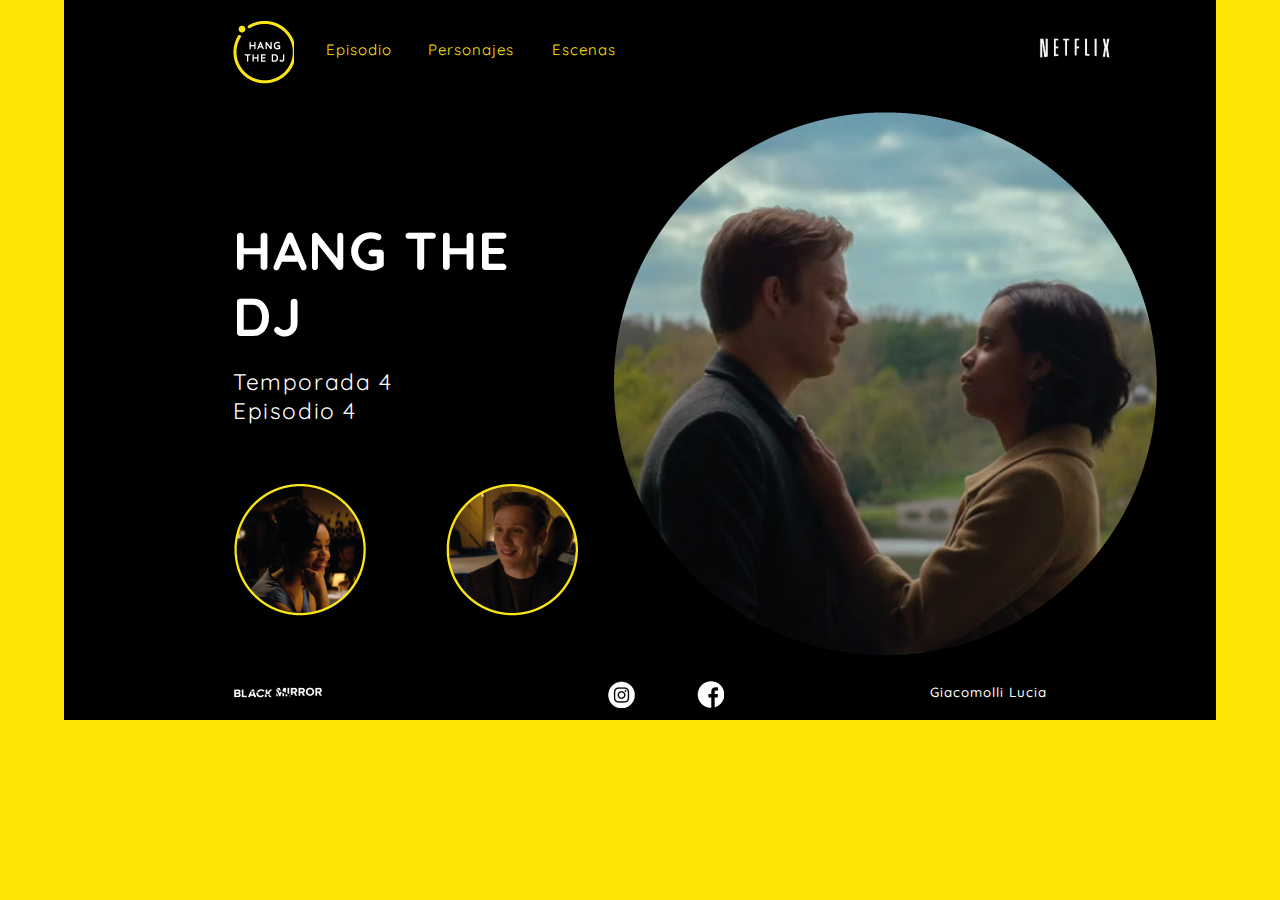
<file: index.html>
<!DOCTYPE html>
<html>
<head>
	<meta charset="utf-8">
	<title> Hang the DJ </title>
	<link rel="stylesheet" type="text/css" href="css/estilo.css">
</head>
<body>
	<main>
		<header>
			<img src="img/logo.png" class="logo">
		</header>
		<nav>
			<ul>
				<li>
					<a href="episodio.html"> Episodio </a> 
				</li>
				<li>
					<a href="personajes.html"> Personajes </a> 
				</li>
				<li>
					<a href="escenas.html"> Escenas </a>
				</li>
			</ul>
			<img src="img/netflix.png" class="netflix">
		</nav>
		<section>
			<article id="primero"> 
				<h1> HANG THE DJ </h1> <br>
				<h2> Temporada 4 </h2>
				<h2> Episodio 4 </h2>
				<img src="img/amy.png" class="amy">
				<img src="img/frank.png" class="frank">
			</article>
			<article id="segundo"> 
				<img src="img/principal.png">
			</article>
		</section>
		<footer>
			<article id="logo">
			<img src="img/logoserie.png">
			</article>
			<article id="redes">
				<a href="https://www.instagram.com/blackmirror.netflix/" target="_blank"> <img src="img/ig.png" class="ig"> </a> 
				<a href="https://www.facebook.com/BlackMirrorNetflix/" target="_blank"> <img src="img/fb.png" class="fb"> </a> 
				<a href="index2.html" class="nombre"> Giacomolli Lucia </a>
			</article>
		</footer>
	</main>
</body>
</html>
</file>
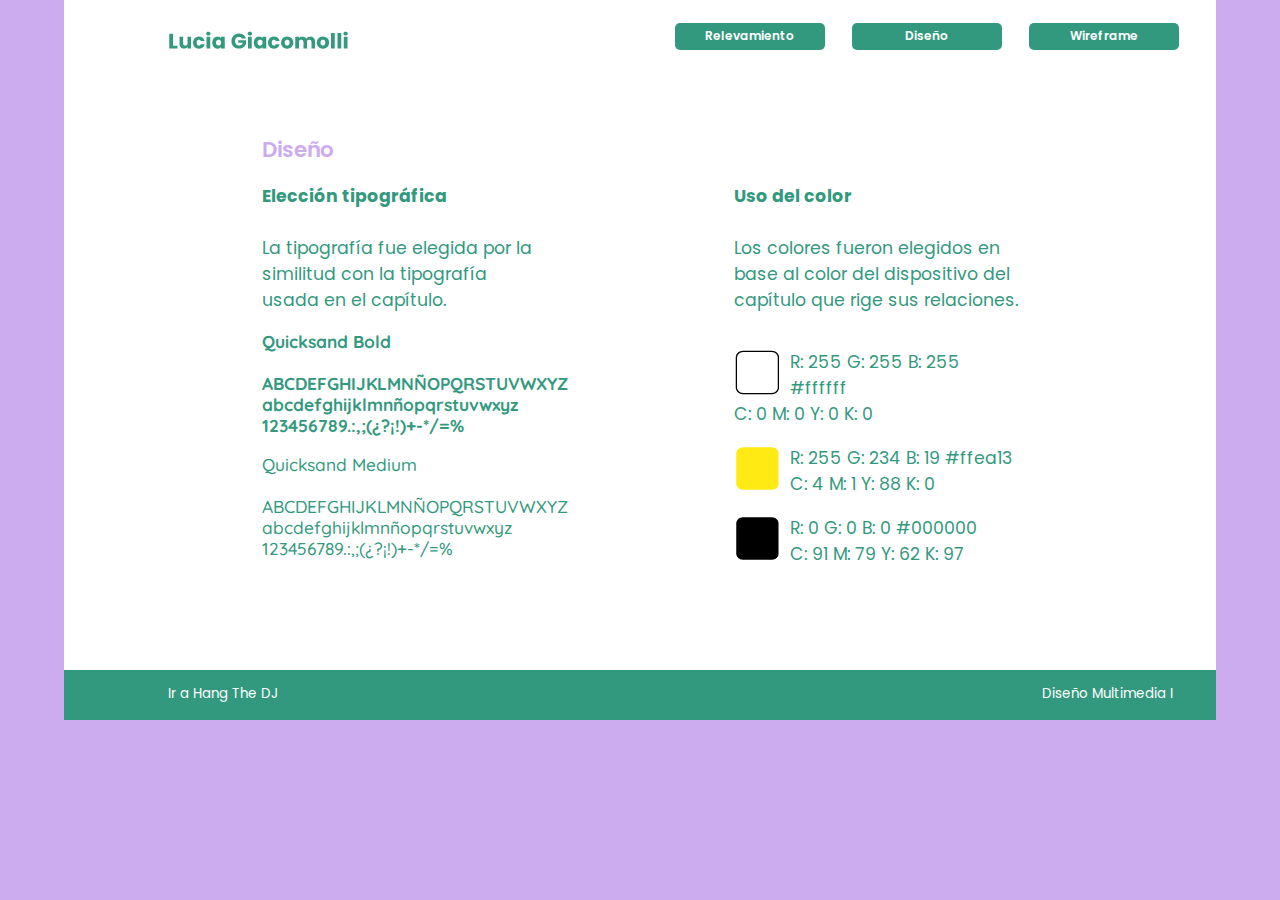
<file: diseño.html>
<!DOCTYPE html>
<html>
<head>
	<meta charset="utf-8">
	<title> Lucia Giacomolli </title>
	<link rel="stylesheet" type="text/css" href="css/estilo2.css">
</head>
<body>
	<main>	
		<header>
			<a href="index2.html">
				<img src="img/logomicro.png" class="logo">
			</a>
		</header>

		<nav>
			<ul>
				<li> <a href="relevamiento.html"> Relevamiento </a> </li>
				<li> <a href="diseño.html"> Diseño </a> </li>
				<li> <a href="wireframe.html"> Wireframe </a> </li>
			</ul>
		</nav>
		<section>
			<article id="tipografia">
				<h2> Diseño </h2><br>
				<p> <b>Elección tipográfica</b> <br><br> La tipografía fue elegida por la similitud con la tipografía usada en el capítulo.</p><br>
				<p class="tipobold"> Quicksand Bold <br><br> ABCDEFGHIJKLMNÑOPQRSTUVWXYZ <br>abcdefghijklmnñopqrstuvwxyz <br> 123456789.:,;(¿?¡!)+-*/=%</p><br>
				<p class="tipomedium"> Quicksand Medium <br><br> ABCDEFGHIJKLMNÑOPQRSTUVWXYZ <br>abcdefghijklmnñopqrstuvwxyz <br> 123456789.:,;(¿?¡!)+-*/=%</p>
			</article>
			<article id="color">
				<p> <b>Uso del color</b> <br><br> Los colores fueron elegidos en base al color del dispositivo del capítulo que rige sus relaciones.</p><br><br>
				<p> <img src="img/blanco.png" align="left" class="colorcito"> R: 255 G: 255 B: 255	#ffffff <br> C: 0 M: 0 Y: 0 K: 0</p> <br>
				<p> <img src="img/amarillo.png" align="left" class="colorcito"> R: 255 G: 234 B: 19	#ffea13 <br> C: 4 M: 1 Y: 88 K: 0</p> <br>
				<p> <img src="img/negro.png" align="left" class="colorcito"> R: 0 G: 0 B: 0		#000000 <br> C: 91 M: 79 Y: 62 K: 97</p> <br>
			</article>
		</section>
		<footer>
			<div id="volver">
				<h3> <a href="index.html">  Ir a Hang The DJ </a> </h3>
			</div>
			<div id="materia"> 
				<h3> Diseño Multimedia I </h3>
			</div>
		</footer>

	</main>

</body>
</html>
</file>
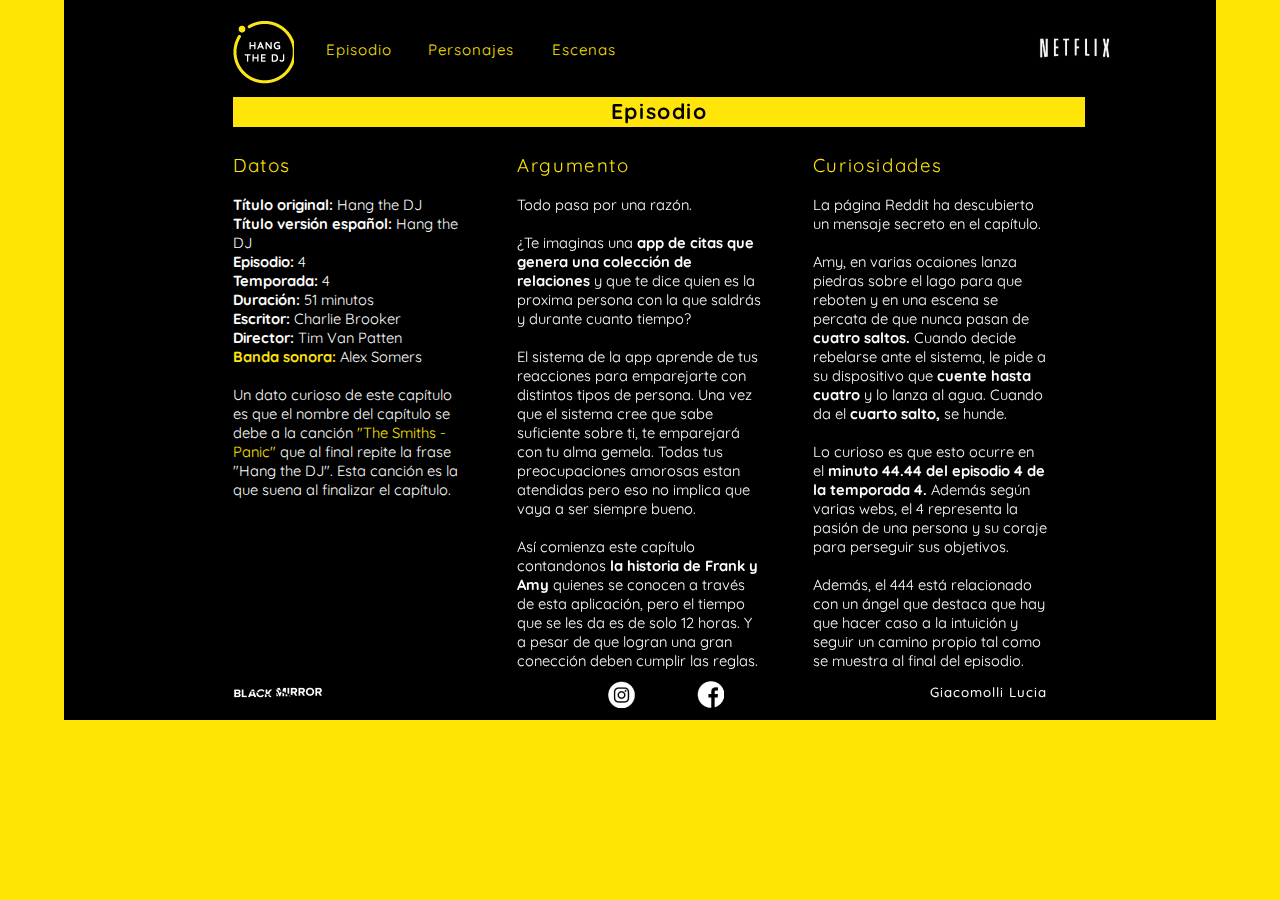
<file: episodio.html>
<!DOCTYPE html>
<html>
<head>
	<meta charset="utf-8">
	<title> Hang the DJ </title>
	<link rel="stylesheet" type="text/css" href="css/estilo.css">
</head>
<body>
	<main>
		<header>
			<a href="index.html">
				<img src="img/logo.png" class="logo">
			</a>
		</header>
		<nav>
			<ul>
				<li>
					<a href="episodio.html"> Episodio </a> 
				</li>
				<li>
					<a href="personajes.html"> Personajes </a> 
				</li>
				<li>
					<a href="escenas.html"> Escenas </a>
				</li>
			</ul>
			<img src="img/netflix.png" class="netflix">
		</nav>
		<section>
			<article id="titular"> 
				<h1 class="titular"> Episodio </h1>
			</article>
			<article id="datos"> 
				<h2 class="sub1"> Datos </h2> <br>
				<p class="text"> <b> Título original: </b> Hang the DJ <br> <b> Título versión español: </b> Hang the DJ <br> <b> Episodio: </b> 4 <br> <b> Temporada: </b> 4 <br> <b> Duración: </b> 51 minutos <br> <b> Escritor: </b> Charlie Brooker <br> <b> Director: </b> Tim Van Patten <br> <b> <a href="https://open.spotify.com/album/2l1cg4CKpr6YzWnb9nESCB" target="_blank"> Banda sonora:</a> </b> Alex Somers <br> <br> Un dato curioso de este capítulo es que el nombre del capítulo se debe a la canción <a href="https://www.youtube.com/watch?v=wMykYSQaG_c" target="_blank"> "The Smiths - Panic" </a> que al final repite la frase "Hang the DJ". Esta canción es la que suena al finalizar el capítulo. </p>
				<iframe width="560" height="315" src="https://www.youtube.com/embed/hCT2VwOa2x8" title="YouTube video player" frameborder="0" allow="accelerometer; autoplay; clipboard-write; encrypted-media; gyroscope; picture-in-picture" allowfullscreen class="video"></iframe>
			</article>
			<article id="argumento">
				<h2 class="sub1"> Argumento </h2> <br>
				<p class="text"> Todo pasa por una razón. <br><br> ¿Te imaginas una <b> app de citas que genera una colección de relaciones </b> y que te dice quien es la proxima persona con la que saldrás y durante cuanto tiempo? <br><br> El sistema de la app aprende de tus reacciones para emparejarte con distintos tipos de persona. Una vez que el sistema cree que sabe suficiente sobre ti, te emparejará con tu alma gemela. Todas tus preocupaciones amorosas estan atendidas pero eso no implica que vaya a ser siempre bueno. <br><br> Así comienza este capítulo contandonos <b> la historia de Frank y Amy </b> quienes se conocen a través de esta aplicación, pero el tiempo que se les da es de solo 12 horas. Y a pesar de que logran una gran conección deben cumplir las reglas. </p>
			</article>
			<article id="curiosidades"> 
				<h2 class="sub1"> Curiosidades </h2> <br>
				<p class="text"> La página Reddit ha descubierto un mensaje secreto en el capítulo. <br> <br> Amy, en varias ocaiones lanza piedras sobre el lago para que reboten y en una escena se percata de que nunca pasan de <b> cuatro saltos. </b> Cuando decide rebelarse ante el sistema, le pide a su dispositivo que <b> cuente hasta cuatro </b> y lo lanza al agua. Cuando da el <b> cuarto salto, </b> se hunde. <br> <br> Lo curioso es que esto ocurre en el <b> minuto 44.44 del episodio 4 de la temporada 4. </b> Además según varias webs, el 4 representa la pasión de una persona y su coraje para perseguir sus objetivos. <br> <br>  Además, el 444 está relacionado con un ángel que destaca que hay que hacer caso a la intuición y seguir un camino propio tal como se muestra al final del episodio. </p> 
			</article>
		</section>
		<footer>
			<article id="logo">
			<img src="img/logoserie.png">
			</article>
			<article id="redes">
				<a href="https://www.instagram.com/blackmirror.netflix/" target="_blank"> <img src="img/ig.png" class="ig"> </a> 
				<a href="https://www.facebook.com/BlackMirrorNetflix/" target="_blank"> <img src="img/fb.png" class="fb"> </a> 
				<a href="index2.html" class="nombre"> Giacomolli Lucia </a>
			</article>
		</footer>
	</main>
</body>
</html>
</file>
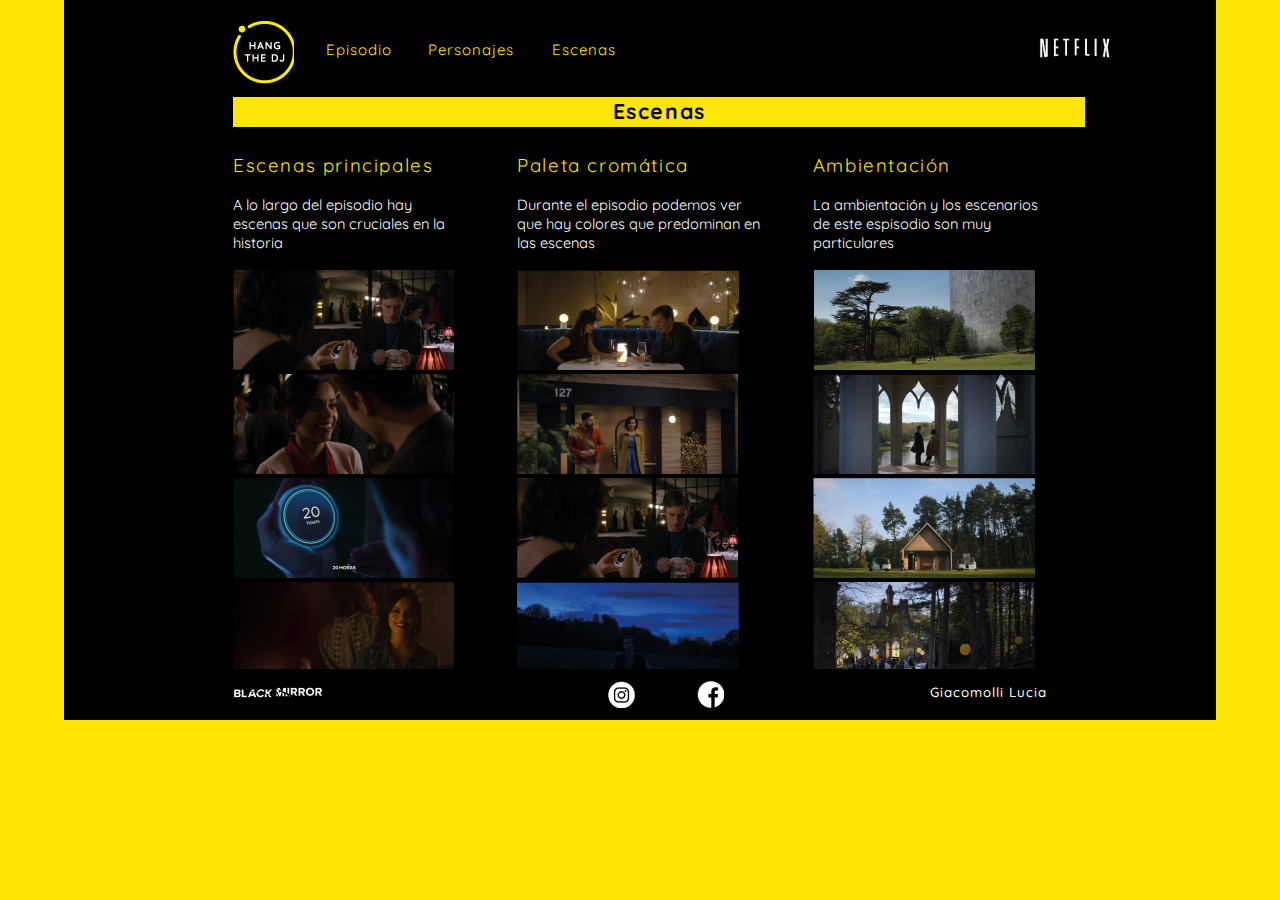
<file: escenas.html>
<!DOCTYPE html>
<html>
<head>
	<meta charset="utf-8">
	<title> Hang the DJ </title>
	<link rel="stylesheet" type="text/css" href="css/estilo.css">
	<link rel="stylesheet" type="text/css" href="css/lightbox.css">
</head>
<body>
		<main>
		<header>
			<a href="index.html">
				<img src="img/logo.png" class="logo">
			</a>
		</header>
		<nav>
			<ul>
				<li>
					<a href="episodio.html"> Episodio </a> 
				</li>
				<li>
					<a href="personajes.html"> Personajes </a> 
				</li>
				<li>
					<a href="escenas.html"> Escenas </a>
				</li>
			</ul>
			<img src="img/netflix.png" class="netflix">
		</nav>
		<section>
			<article id="titular"> 
				<h1 class="titular"> Escenas </h1>
			</article>
			<article id="eprincipales"> 
				<h2 class="sub1"> Escenas principales </h2> <br>
				<p class="text"> A lo largo del episodio hay escenas que son cruciales en la historia </p> <br>
				<a href="img/esc1g.jpg" data-lightbox="escenas" data-title="En esta escena, Amy y Frank tienen su primer encuentro, que a su vez es el primer encuentro de ambos con otra persona dentro de la app de citas. El tiempo que Tutora les asigna es de 12 horas de relación.">
					<img src="img/esc1.jpg">
				</a>
				<a href="img/esc2g.jpg" data-lightbox="escenas" data-title="Escena en la que Amy y Frank se reencuentran, cada uno con su actual pareja (con la que se encuentran a disgusto). Al volverse a ver se dan cuenta que quieren estar juntos, pero deben seguir las órdenes de la aplicación.">
					<img src="img/esc2.jpg">
				</a>
				<a href="img/esc3g.jpg" data-lightbox="escenas" data-title="Escena en la que después de que la aplicacion los volviera a seleccionar para mantener una relación, ambos prometen no ver la fecha de caducidad de la relacion. Sin embargo, Frank ve la fecha y rompe la confianza de Amy, haciendo que la fecha pase de 5 años a 20 horas.">
					<img src="img/esc3.jpg">
				</a>
				<a href="img/esc4g.jpg" data-lightbox="escenas" data-title="Escena final donde suena “Panic - The smiths” y donde finalmente ellos se conocen en la vida real en un bar depsues de que 998 de sus mil simulaciones de la aplicación se rebelaran contra esta. La apliación les indica que hay 99.8% match entre ellos.">
					<img src="img/esc4.jpg">
				</a>
			</article>
			<article id="paleta">
				<h2 class="sub1"> Paleta cromática </h2> <br>
				<p class="text"> Durante el episodio podemos ver que hay colores que predominan en las escenas </p> <br>
				<a href="img/pal1g.jpg" data-lightbox="escenas" data-title="La paleta cromática de este capítulo se basa en tonos fríos. Predominan los colores rojo, azul oscuro y un amarillo verdoso.">
					<img src="img/pal1.jpg">
				</a>
				<a href="img/pal2g.jpg" data-lightbox="escenas" data-title="La vestimenta de los personajes es siempre en variantes de estos tres colores. Los extras del fondo también siempre mantienen estos colores en su ropa a excepción de Nicola.">
					<img src="img/pal2.jpg">
				</a>
				<a href="img/pal3g.jpg" data-lightbox="escenas" data-title="La ambientación y decoración de los ambientes y espacios también esta basada en la paleta cromática principal.">
					<img src="img/pal3.jpg">
				</a>
				<a href="img/pal4g.jpg" data-lightbox="escenas" data-title="Algunas escenas se encuentran con un color solido por encima. Siempre uno de estos tres colores que forman parte de la paleta.">
					<img src="img/pal4.jpg">
				</a>
			</article>
			<article id="ambientacion"> 
				<h2 class="sub1"> Ambientación </h2> <br>
				<p class="text"> La ambientación y los escenarios de este espisodio son muy particulares </p> <br>
				<a href="img/amb1g.jpg" data-lightbox="escenas" data-title="El lugar donde Frank y Amy se encuentran esta rodeado por un muro alto que no les permite ver más alla de donde se encuentran.">
					<img src="img/amb1.jpg">
				</a>
				<a href="img/amb2g.jpg" data-lightbox="escenas" data-title="Se puede deducir por la ropa que utilizan los personajes que es otoño/invierno ya que siempre se usan abrigos y tapados.">
					<img src="img/amb2.jpg">
				</a>
				<a href="img/amb3g.jpg" data-lightbox="escenas" data-title="El lugar a donde el sistema lleva a las parejas se encuentra alejado de toda civilización.">
					<img src="img/amb3.jpg">
				</a>
				<a href="img/amb4g.jpg" data-lightbox="escenas" data-title="Todo el capitulo sucede en un ambiente con muchos árboles y verde. También en algunas escenas se ven lagos.">
					<img src="img/amb4.jpg">
				</a>
			</article>
		</section>
		<footer>
			<article id="logo">
			<img src="img/logoserie.png">
			</article>
			<article id="redes">
				<a href="https://www.instagram.com/blackmirror.netflix/" target="_blank"> <img src="img/ig.png" class="ig"> </a> 
				<a href="https://www.facebook.com/BlackMirrorNetflix/" target="_blank"> <img src="img/fb.png" class="fb"> </a> 
				<a href="index2.html" class="nombre"> Giacomolli Lucia </a>
			</article>
		</footer>
	</main>
	<script src="js/lightbox-plus-jquery.min.js"></script>
</body>
</html>
</file>
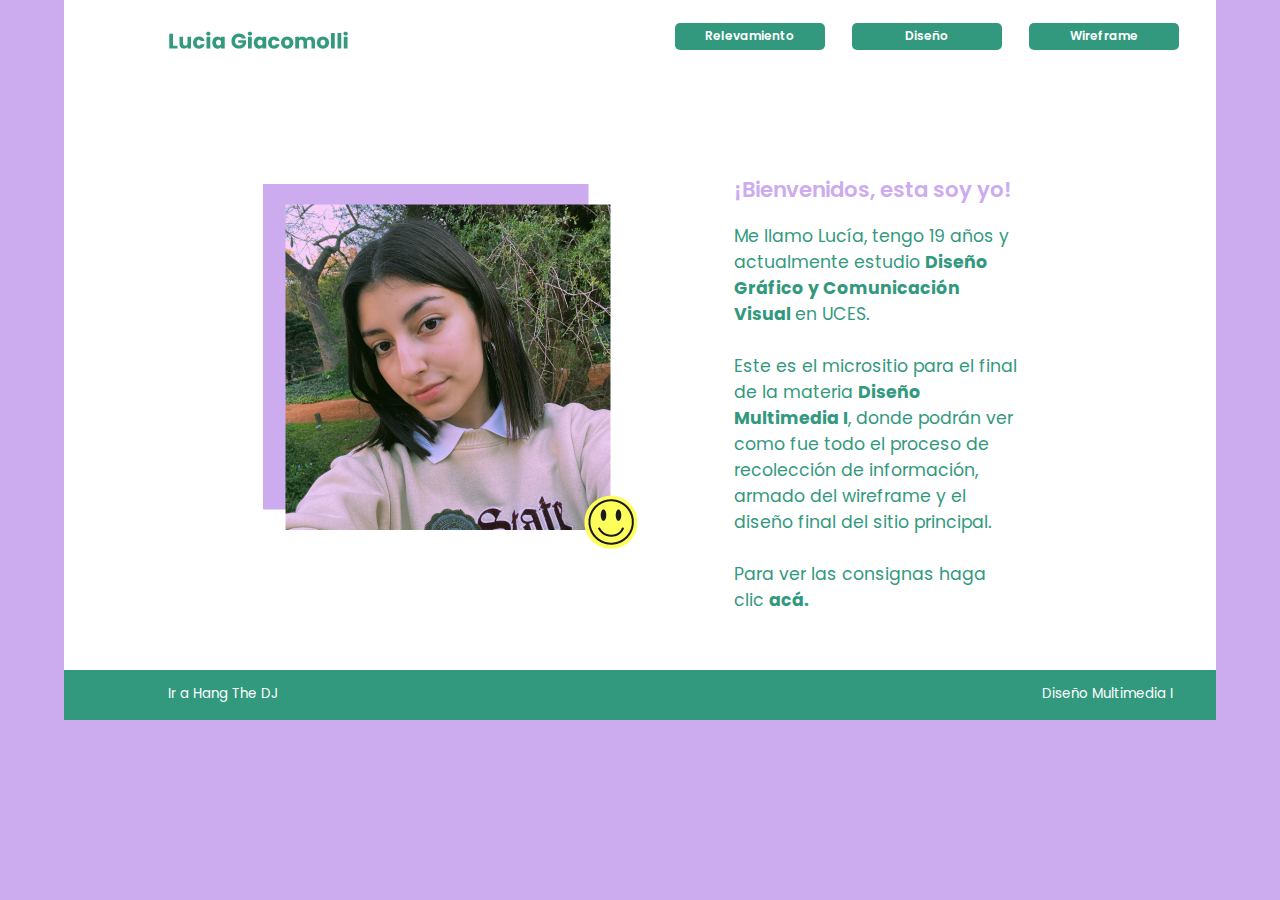
<file: index2.html>
<!DOCTYPE html>
<html>
<head>
	<meta charset="utf-8">
	<title> Lucia Giacomolli </title>
	<link rel="stylesheet" type="text/css" href="css/estilo2.css">
</head>
<body>
	<main>	
		<header>
				<img src="img/logomicro.png" class="logo">
		</header>

		<nav>
			<ul>
				<li> <a href="relevamiento.html"> Relevamiento </a> </li>
				<li> <a href="diseño.html"> Diseño </a> </li>
				<li> <a href="wireframe.html"> Wireframe </a> </li>
			</ul>
		</nav>
		<section>
			<article id="foto">
				<img src="img/fotoyo.png" class="me">
			</article>
			<article id="bienvenidos">
				<h2> ¡Bienvenidos, esta soy yo! </h2> <br> 
				<p> Me llamo Lucía, tengo 19 años y actualmente estudio <b> Diseño Gráfico y Comunicación Visual </b> en UCES. <br> <br> Este es el micrositio para el final de la materia <b> Diseño Multimedia I</b>, donde podrán ver como fue todo el proceso de recolección de información, armado del wireframe y el diseño final del sitio principal. <br> <br> Para ver las consignas haga clic <a href="pdf/guia.pdf" class="aca" target="blank"><b>acá.</b></a></p>
			</article>
		</section>
		<footer>
			<div id="volver">
				<h3> <a href="index.html">  Ir a Hang The DJ </a> </h3>
			</div>
			<div id="materia"> 
				<h3> Diseño Multimedia I </h3>
			</div>
		</footer>

	</main>

</body>
</html>
</file>
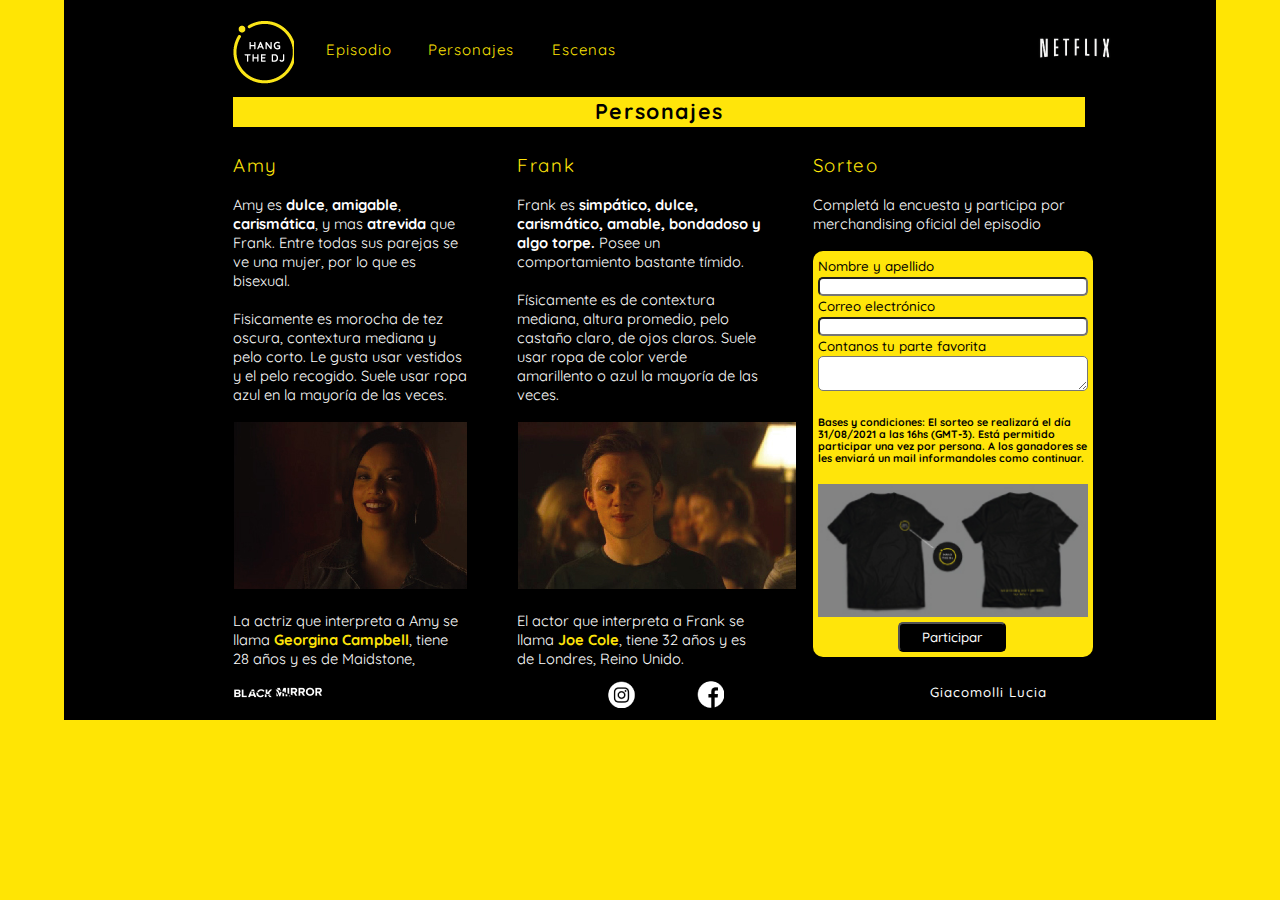
<file: personajes.html>
<!DOCTYPE html>
<html>
<head>
	<meta charset="utf-8">
	<title> Hang the DJ </title>
	<link rel="stylesheet" type="text/css" href="css/estilo.css">
</head>
<body>
	<main>
		<header>
			<a href="index.html">
				<img src="img/logo.png" class="logo">
			</a>
		</header>
		<nav>
			<ul>
				<li>
					<a href="episodio.html"> Episodio </a> 
				</li>
				<li>
					<a href="personajes.html"> Personajes </a> 
				</li>
				<li>
					<a href="escenas.html"> Escenas </a>
				</li>
			</ul>
			<img src="img/netflix.png" class="netflix">
		</nav>
		<section>
			<article id="titular"> 
				<h1 class="titular"> Personajes </h1>
			</article>
			<article id="amy"> 
				<h2 class="sub1"> Amy </h2> <br>
				<p class="text"> Amy es <b> dulce</b>, <b> amigable</b>, <b> carismática</b>, y mas <b> atrevida </b> que Frank. Entre todas sus parejas se ve una mujer, por lo que es bisexual. <br> <br> Fisicamente es morocha de tez oscura, contextura mediana y pelo corto. Le gusta usar vestidos y el pelo recogido. Suele usar ropa azul en la mayoría de las veces. </p> <br>
				<img src="img/amyperfil.jpg"> <br> <br>
				<p class="text"> La actriz que interpreta a Amy se llama <b> <a href="https://es.wikipedia.org/wiki/Georgina_Campbell" target="_blank"> Georgina Campbell</a></b>, tiene 28 años y es de  Maidstone, Inglaterra. </p>
			</article>
			<article id="frank">
				<h2 class="sub1"> Frank </h2> <br> 
				<p class="text"> Frank es <b> simpático, dulce, carismático, amable, bondadoso y algo torpe. </b> Posee un comportamiento bastante tímido. <br> <br> Físicamente es de contextura mediana, altura promedio, pelo castaño claro, de ojos claros. Suele usar ropa de color verde amarillento o azul la mayoría de las veces. </p> <br>
				<img src="img/frankperfil.jpg"> <br><br>
				<p class="text"> El actor que interpreta a Frank se llama <b> <a href="https://es.wikipedia.org/wiki/Joe_Cole_(actor)" target="_blank"> Joe Cole</a></b>, tiene 32 años y es de  Londres, Reino Unido. </p>
			</article>
			<article id="sorteo"> 
				<h2 class="sub1"> Sorteo </h2><br>
				<h3 class="text1"> Completá la encuesta y participa por merchandising oficial del episodio</h3><br>
				<form action="mailto:lucia.giacomolli@gmail.com" method="post">
					<label> Nombre y apellido </label> <br> 
					<input type="text" name="nombre" class="cajita" required> <br>
					<label> Correo electrónico </label> <br>
					<input type="text" name="correo" class="cajita" required> <br>
					<label> Contanos tu parte favorita </label> <br>
					<textarea class="caja" required> </textarea> <br> <br>
					<p class="bases"> Bases y condiciones: El sorteo se realizará el día 31/08/2021 a las 16hs (GMT-3). Está permitido participar una vez por persona. A los ganadores se les enviará un mail informandoles como continuar.</p> <br> 
					<img src="img/remeras.jpg" class="remeras"><br>
					<input type="submit" name="enviar" value="Participar" class="enviar">
				</form>
			</article>
		</section>
		<footer>
			<article id="logo">
			<img src="img/logoserie.png">
			</article>
			<article id="redes">
				<a href="https://www.instagram.com/blackmirror.netflix/" target="_blank"> <img src="img/ig.png" class="ig"> </a> 
				<a href="https://www.facebook.com/BlackMirrorNetflix/" target="_blank"> <img src="img/fb.png" class="fb"> </a> 
				<a href="index2.html" class="nombre"> Giacomolli Lucia </a>
			</article>
		</footer>
	</main>
</body>
</html>
</file>
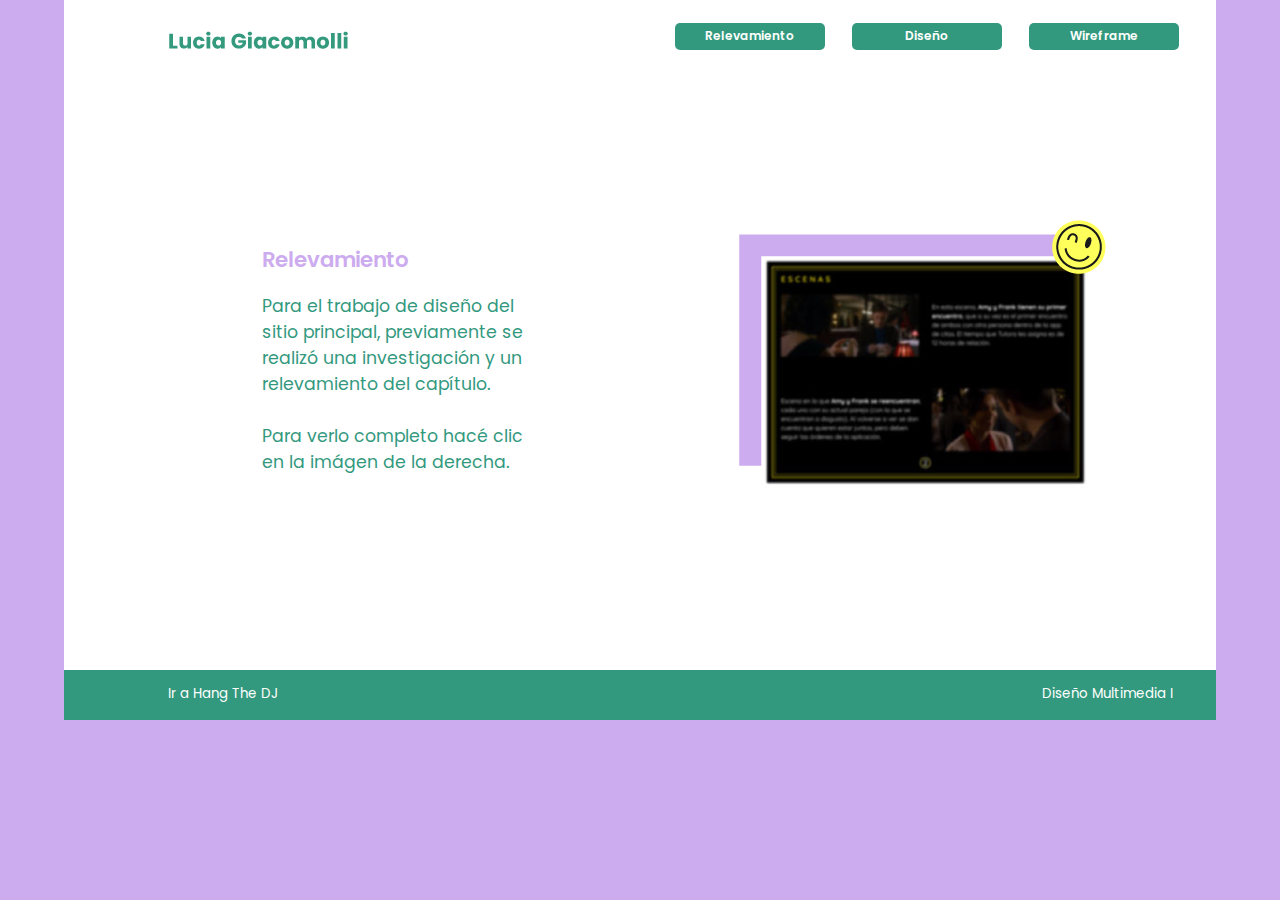
<file: relevamiento.html>
<!DOCTYPE html>
<html>
<head>
	<meta charset="utf-8">
	<title> Lucia Giacomolli </title>
	<link rel="stylesheet" type="text/css" href="css/estilo2.css">
	<link rel="stylesheet" type="text/css" href="css/lightbox2.css">
</head>
<body>
	<main>	
		<header>
			<a href="index2.html">
				<img src="img/logomicro.png" class="logo">
			</a>
		</header>

		<nav>
			<ul>
				<li> <a href="relevamiento.html"> Relevamiento </a> </li>
				<li> <a href="diseño.html"> Diseño </a> </li>
				<li> <a href="wireframe.html"> Wireframe </a> </li>
			</ul>
		</nav>
		<section>
			<article id="releva">
				<h2> Relevamiento </h2> <br> 
				<p> Para el trabajo de diseño del sitio principal, previamente se realizó una investigación y un relevamiento del capítulo. <br><br> Para verlo completo hacé clic en la imágen de la derecha. </p>
			</article>
			<article id="galeriarel">
				<a href="img/rel1.jpg" data-lightbox="relev">
					<img src="img/relevamiento.png" class="fotorele">
				<a href="img/rel2.jpg" data-lightbox="relev">
				<a href="img/rel3.jpg" data-lightbox="relev">
				<a href="img/rel4.jpg" data-lightbox="relev">
				<a href="img/rel5.jpg" data-lightbox="relev">
				<a href="img/rel6.jpg" data-lightbox="relev">
				<a href="img/rel7.jpg" data-lightbox="relev">
				<a href="img/rel8.jpg" data-lightbox="relev">
				<a href="img/rel9.jpg" data-lightbox="relev">
				<a href="img/rel10.jpg" data-lightbox="relev">
				<a href="img/rel11.jpg" data-lightbox="relev">
				<a href="img/rel12.jpg" data-lightbox="relev">
				<a href="img/rel13.jpg" data-lightbox="relev">
				<a href="img/rel14.jpg" data-lightbox="relev">
				</a> </a> </a> </a> </a> </a> </a> </a> </a> </a> </a> </a> </a> </a>
			</article>
		</section>
		<footer>
			<div id="volver">
				<h3> <a href="index.html">  Ir a Hang The DJ </a> </h3>
			</div>
			<div id="materia"> 
				<h3> Diseño Multimedia I </h3>
			</div>
		</footer>

	</main>
<script src="js/lightbox-plus-jquery.min.js"></script>
</body>
</html>
</file>
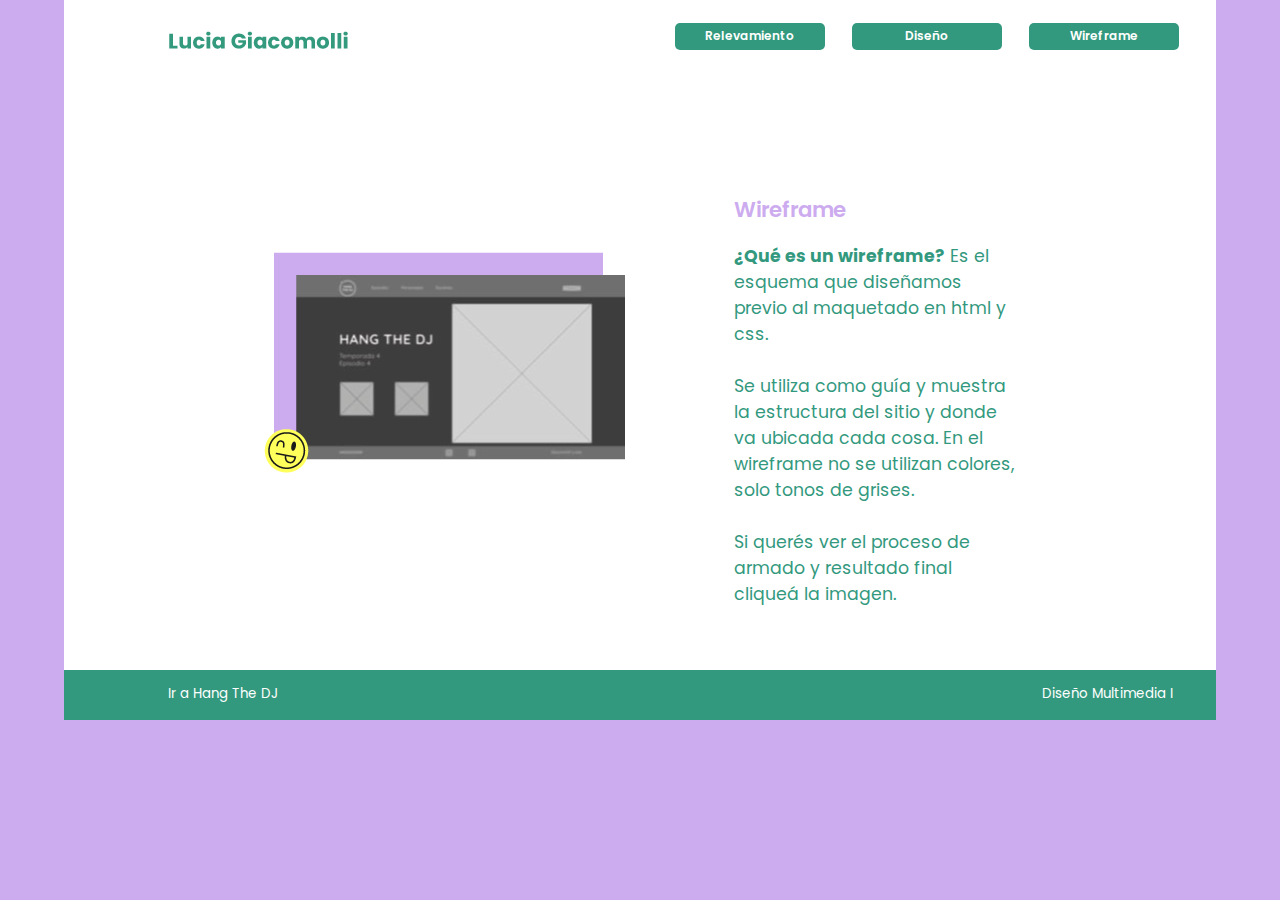
<file: wireframe.html>
<!DOCTYPE html>
<html>
<head>
	<meta charset="utf-8">
	<title> Lucia Giacomolli </title>
	<link rel="stylesheet" type="text/css" href="css/estilo2.css">
	<link rel="stylesheet" type="text/css" href="css/lightbox2.css">
</head>
<body>
	<main>	
		<header>
			<a href="index2.html">
				<img src="img/logomicro.png" class="logo">
			</a>
		</header>

		<nav>
			<ul>
				<li> <a href="relevamiento.html"> Relevamiento </a> </li>
				<li> <a href="diseño.html"> Diseño </a> </li>
				<li> <a href="wireframe.html"> Wireframe </a> </li>
			</ul>
		</nav>
		<section>
			<article id="wire">
				<a href="img/wire.jpg" data-lightbox="wire">
					<img src="img/wireframe.png" class="fotowire">
				<a href="img/wire1.jpg" data-lightbox="wire">
				<a href="img/wire11.jpg" data-lightbox="wire">
				<a href="img/wire2.jpg" data-lightbox="wire">
				<a href="img/wire21.jpg" data-lightbox="wire">
				<a href="img/wire3.jpg" data-lightbox="wire">
				<a href="img/wire31.jpg" data-lightbox="wire">
				<a href="img/wire4.jpg" data-lightbox="wire">
				<a href="img/wire41.jpg" data-lightbox="wire">
				</a> </a> </a> </a> </a> </a> </a> </a> </a> 
			</article>
			<article id="explicacion">
				<h2> Wireframe </h2> <br> 
				<p> <b>¿Qué es un wireframe?</b> Es el esquema que diseñamos previo al maquetado en html y css. <br> <br> Se utiliza como guía y muestra la estructura del sitio y donde va ubicada cada cosa. En el wireframe no se utilizan colores, solo tonos de grises. <br><br> Si querés ver el proceso de armado y resultado final cliqueá la imagen. </p>
			</article>
		</section>
		<footer>
			<div id="volver">
				<h3> <a href="index.html">  Ir a Hang The DJ </a> </h3>
			</div>
			<div id="materia"> 
				<h3> Diseño Multimedia I </h3>
			</div>
		</footer>

	</main>
<script src="js/lightbox-plus-jquery.min.js"></script>
</body>
</html>
</file>
<file: css/estilo.css>
@import url('https://fonts.googleapis.com/css2?family=Quicksand:wght@400;500;700&display=swap');

* {
	padding: 0;
	margin: 0;
	box-sizing: border-box;
}

body {
	background-color: #FFE504;
}

h1 {
	font-family: 'Quicksand', sans-serif;
	font-weight: 700;
	font-size: 40pt;
	color: #FFFFFF;
	letter-spacing: 1.6px;
}

h2 {
	font-family: 'Quicksand', sans-serif;
	font-weight: 400;
	font-size: 17pt;
	color: #FFFFFF;
	letter-spacing: 1.6px;
}

main {
	max-width: 1280px;
	max-height: 720px;
	width: 1280px;
	width: 90%;
	height: 720px;
	background-color: #023e8a;
	margin-left: auto;
	margin-right: auto;
}

header {
	width: 20%;
	height:97px;
	float: left;
	background-color: #000000;
}

.logo {
	padding-left: 169px;
	padding-top: 20px;
}

nav {
	width: 80%;
	height: 97px;
	float: right;
	background-color: #000000;
}

nav li {
	display: inline;
} 

nav li a {
	width: 12%;
	font-size: 15px;
	text-decoration: none;
	text-align: center;
	float: left;
	padding-top: 40px;
	padding-left: 18px;
	margin-right: 0.2%;
	color: #FFE504;
	font-family: 'Quicksand', sans-serif;
	font-weight: 400;
	letter-spacing: 1px;
}

.netflix {
	padding-top: 3.8%;
	padding-left: 405px;
}

section {
	width: 100%;
	height: 572px;
	background-color: #48cae4;
	clear: both;
}

#primero {
	width: 45%;
	height: 572px;
	background-color: #000000;
	float: left;
	padding-left: 169px;
	padding-top: 120px;
}

.amy {
	padding-right: 1%;
	padding-top: 58px;
}

.frank {
	padding-left: 72px;
	padding-right: 1%;
	padding-top: 58px;
}

#segundo {
	width: 55%;
	height: 572px;
	background-color: #000000;
	float: right;
	padding-left: 28px;
	padding-top: 1%;
}


footer {
	width: 100%;
	height: 51px;
	background-color: #023e8a;
}

#logo {
	height: 100%;
	width: 30%;
	padding-left: 169px;
	padding-top: 15px;
	float: left;
	background-color: #000000;
}

#redes {
	height: 100%;
	width: 70%;
	float: right;
	background-color: #000000;
}

.ig {
	float: left;
	padding-top: 12px;
	padding-left: 198px;
}

.fb {
	float: left;
	padding-top: 12px;
	padding-left: 62px;
}

footer ul li {
	display: inline;
} 

footer ul li a {
	padding-top: 3.8%;
	padding-left: 1%;
	margin-right: 0.2%;
}

.nombre {
	float: right;
	padding-right: 169px;
	padding-top: 15px;
	text-decoration: none;
	color: #ffffff;
	font-family: 'Quicksand', sans-serif;
	font-weight: 500;
	font-size: 10pt;
	color: #FFFFFF;
	letter-spacing: 1px;
}

#ep1 {
	height: 100%;
	width: 35%;
	float: left;
	background-color: #fbb1bd;
	padding-left: 169px;
	padding-top: 20px;
}

#ep2 {
	height: 100%;
	width: 30%;
	float: left;
	background-color: #f7cad0;
	padding-top: 20px;
	padding-left: 50px;
	padding-right: 50px;
}

#ep3 {
	height: 100%;
	width: 35%;
	float: right;
	background-color: #ff5c8a;
	padding-top: 20px;
}

#titular {
	height: 8%;
	width: 100%;
	background-color: #000000;
}

.titular {
	width: 74%;
	color: #000000;
	background-color: #FFE50A;
	text-align: center;
	padding-top: 1px;
	padding-bottom: 3px;
	margin-left: 169px;
	font-family: 'Quicksand', sans-serif;
	font-weight: 700;
	font-size: 16pt;
	letter-spacing: 1.6px;

}

#amy {
	height: 92%;
	width: 35%;
	float: left;
	background-color: #000000;
	padding-left: 169px;
	padding-top: 10px;
}

p a {
	text-decoration: none;
	color: #FFE50A;
}

#frank {
	height: 92%;
	width: 30%;
	float: left;
	background-color: #000000;
	padding-left: 50px;
	padding-right: 50px;
	padding-top: 10px;
}

#sorteo {
	height: 92%;
	width: 35%;
	float: right;
	background-color: #000000;
	padding-top: 10px;
}

.sub1 {
	font-family: 'Quicksand', sans-serif;
	font-weight: 400;
	font-size: 14pt;
	color: #FFE50A;
	letter-spacing: 1.6px;
}

.text1 {
 	font-family: 'Quicksand', sans-serif;
	color: #ffffff;
	font-size: 11pt;
	font-weight: 400;
	width: 70%;
}

form {
	width: 280px;
	background-color: #FFE50A;
	padding: 1.3%;
	border-radius: 10px;
	line-height: 20px;
}

label {
	font-family: 'Quicksand', sans-serif;
	color: #000000;
	font-size: 10pt;
	font-weight: 500;
}

.cajita {
	width: 100%;
	border-radius: 5px;
}

.caja {
	width: 100%;
	height: 35px;
	border-radius: 5px;
}

.bases {
	font-family: 'Quicksand', sans-serif;
	color: #000000;
	font-size: 8pt;
	font-weight: 700;
	line-height: 12px;
}

.remeras {
	width: 100%;
}

.enviar {
	width: 40%;
	height: 30px;
	background-color: #000000;
	color: #ffffff;
	border-radius: 5px;
	font-family: 'Quicksand', sans-serif;
	align-content: center;
	font-size: 10pt;
	font-weight: 500;
	margin-left: 80px;
}

#datos {
	height: 92%;
	width: 35%;
	float: left;
	background-color: #000000;
	padding-left: 169px;
	padding-top: 10px;
}

.video {
	width: 100%;
	height: 200px;
}

#argumento {
	height: 92%;
	width: 30%;
	float: left;
	background-color: #000000;
	padding-top: 10px;
	padding-left: 50px;
	padding-right: 50px;
}

.text {
	font-family: 'Quicksand', sans-serif;
	font-weight: 400;
	font-size: 11pt;
	color: #FFFFFF;
}

#curiosidades {
	height: 92%;
	width: 35%;
	float: right;
	background-color: #000000;
	padding-top: 10px;
	padding-right: 169px;
}

#eprincipales {
	height: 92%;
	width: 35%;
	float: left;
	background-color: #000000;
	padding-left: 169px;
	padding-top: 10px;
}

#paleta {
	height: 92%;
	width: 30%;
	float: left;
	background-color: #000000;
	padding-top: 10px;
	padding-left: 50px;
	padding-right: 50px;
}

#ambientacion {
	height: 92%;
	width: 35%;
	float: right;
	background-color: #000000;
	padding-top: 10px;
	padding-right: 169px;
}
</file>
<file: css/estilo2.css>
@import url('https://fonts.googleapis.com/css2?family=Poppins:wght@400;500;600;700&family=Quicksand:wght@500;700&display=swap');

* {
	margin: 0;
	padding: 0;
	box-sizing: border-box;
}

body {
	background-color: #CDABEF;
}

main {
	background-color: #FFFFFF;
	max-width: 1280px;
	max-height: 720px;
	width: 1280px;
	width: 90%;
	height: 720px;
	margin-left: auto;
	margin-right: auto;
}

header {
	width: 40%;
	height: 74px;
	float: left;
	background-color: #FFFFFF;
}

.logo {
	padding-left: 104px;
	padding-top: 29px;
}

nav {
	width: 60%;
	height: 74px;
	float: right;
	background-color: #FFFFFF;
	padding-top: 2%;
	padding-left: 150px;
}

nav li {
	display: inline;
} 

nav li a {
	width: 150px;
	font-size: 12px;
	text-decoration: none;
	text-align: center;
	float: left;
	padding: 0.8%;
	margin-right: 5%;
	color: #FFFFFF;
	background-color: #33997E;
	border-radius: 5px;
	font-family: 'Poppins', sans-serif;
	font-weight: 600;
}

section {
	width: 100%;
	height: 596px;
	background-color: #FFFFFF;
	clear: both;
}

footer {
	width: 100%;
	height: 50px;
	background-color: #33997E;
}

#volver {
	width: 50%;
	float: left;
	background-color: #33997E;
	padding-left: 104px;
	padding-top: 1.2%;
}

#materia {
	width: 50%;
	float: right;
	background-color: #33997E;
	padding-left: 402px;
	padding-top: 1.2%;
}

h2 {
	font-family: 'Poppins', sans-serif;
	font-weight: 600;
	font-size: 16pt;
	color: #CDABEF;
}

h3 {
	font-family: 'Poppins', sans-serif;
	font-weight: 400;
	font-size: 10pt;
	color: #FFFFFF;
}

p {
	font-family: 'Poppins', sans-serif;
	font-weight: 400;
	font-size: 13pt;
	color: #33997E;
}

a {
	text-decoration: none;
	color: #FFFFFF;
}

#izq {
	width: 50%;
	height: 596px;
	float: left;
	background-color: #9CFFD4;
	padding-right: 94px;
	padding-left: 198px;
}

#der {
	width: 50%;
	height: 596px;
	float: right;
	background-color: #FFDB9C;
	padding-right: 198px;
	padding-left: 94px;
}

.me {
	padding-top: 109px;
}

#foto {
	width: 50%;
	height: 596px;
	float: left;
	background-color: #FFFFFF;
	padding-right: 94px;
	padding-left: 198px;
}

#bienvenidos {
	width: 50%;
	height: 596px;
	float: right;
	background-color: #FFFFFF;
	padding-right: 198px;
	padding-left: 94px;
	padding-top: 100px;
}

.aca {
	text-decoration: none;
	font-family: 'Poppins', sans-serif;
	font-weight: 400;
	font-size: 13pt;
	color: #33997E;
}

#tipografia {
	width: 50%;
	height: 596px;
	float: left;
	background-color: #FFFFFF;
	padding-right: 94px;
	padding-left: 198px;
	padding-top: 60px;
}

.tipobold {
	font-family: 'Quicksand', sans-serif;
	font-weight: 700;
	font-size: 13pt;
	color: #33997E;
}

.tipomedium {
	font-family: 'Quicksand', sans-serif;
	font-weight: 500;
	font-size: 13pt;
	color: #33997E;
}

#color {
	width: 50%;
	height: 596px;
	float: right;
	background-color: #FFFFFF;
	padding-right: 198px;
	padding-left: 94px;
	padding-top: 109px;
}

.colorcito {
	padding-right: 10px;
}

#wire {
	width: 50%;
	height: 596px;
	float: left;
	background-color: #FFFFFF;
	padding-right: 94px;
	padding-left: 198px;
}

.fotowire {
	padding-top: 175px;
}

#explicacion {
	width: 50%;
	height: 596px;
	float: right;
	background-color: #FFFFFF;
	padding-right: 198px;
	padding-left: 94px;
	padding-top: 120px;
}

#releva {
	width: 50%;
	height: 596px;
	float: left;
	background-color: #FFFFFF;
	padding-right: 94px;
	padding-left: 198px;
	padding-top: 170px;
}

#galeriarel {
	width: 50%;
	height: 596px;
	float: right;
	background-color: #FFFFFF;
	padding-right: 198px;
	padding-left: 94px;
}

.fotorele {
	padding-top: 140px;
}
</file>
<file: css/lightbox2.css>
body.lb-disable-scrolling {
  overflow: hidden;
}

.lightboxOverlay {
  position: absolute;
  top: 0;
  left: 0;
  z-index: 9999;
  background-color: #33997E;
  filter: progid:DXImageTransform.Microsoft.Alpha(Opacity=80);
  opacity: 0.8;
  display: none;
}

.lightbox {
  position: absolute;
  left: 0;
  width: 100%;
  z-index: 10000;
  text-align: center;
  line-height: 0;
  font-weight: normal;
  outline: none;
  font-family: 'Quicksand', sans-serif;
}

.lightbox .lb-image {
  display: block;
  height: auto;
  max-width: inherit;
  max-height: none;
  border-radius: 3px;

  /* Image border */
  border: 10px solid #CDABEF;
}

.lightbox a img {
  border: none;
}

.lb-outerContainer {
  position: relative;
  *zoom: 1;
  width: 250px;
  height: 250px;
  margin: 0 auto;
  border-radius: 4px;

  /* Background color behind image.
     This is visible during transitions. */
  background-color: #CDABEF;
}

.lb-outerContainer:after {
  content: "";
  display: table;
  clear: both;
}

.lb-loader {
  position: absolute;
  top: 43%;
  left: 0;
  height: 25%;
  width: 100%;
  text-align: center;
  line-height: 0;
}

.lb-cancel {
  display: block;
  width: 32px;
  height: 32px;
  margin: 0 auto;
  background: url(../images/loading.gif) no-repeat;
}

.lb-nav {
  position: absolute;
  top: 0;
  left: 0;
  height: 100%;
  width: 100%;
  z-index: 10;
}

.lb-container > .nav {
  left: 0;
}

.lb-nav a {
  outline: none;
  background-image: url('[data-uri]');
}

.lb-prev, .lb-next {
  height: 100%;
  cursor: pointer;
  display: block;
}

.lb-nav a.lb-prev {
  width: 34%;
  left: 0;
  float: left;
  background: url(../images/prev.png) left 48% no-repeat;
  filter: progid:DXImageTransform.Microsoft.Alpha(Opacity=0);
  opacity: 0;
  -webkit-transition: opacity 0.6s;
  -moz-transition: opacity 0.6s;
  -o-transition: opacity 0.6s;
  transition: opacity 0.6s;
}

.lb-nav a.lb-prev:hover {
  filter: progid:DXImageTransform.Microsoft.Alpha(Opacity=100);
  opacity: 1;
}

.lb-nav a.lb-next {
  width: 64%;
  right: 0;
  float: right;
  background: url(../images/next.png) right 48% no-repeat;
  filter: progid:DXImageTransform.Microsoft.Alpha(Opacity=0);
  opacity: 0;
  -webkit-transition: opacity 0.6s;
  -moz-transition: opacity 0.6s;
  -o-transition: opacity 0.6s;
  transition: opacity 0.6s;
}

.lb-nav a.lb-next:hover {
  filter: progid:DXImageTransform.Microsoft.Alpha(Opacity=100);
  opacity: 1;
}

.lb-dataContainer {
  margin: 0 auto;
  padding-top: 5px;
  *zoom: 1;
  width: 100%;
  border-bottom-left-radius: 4px;
  border-bottom-right-radius: 4px;
}

.lb-dataContainer:after {
  content: "";
  display: table;
  clear: both;
}

.lb-data {
  padding: 0 4px;
  color: #ccc;
}

.lb-data .lb-details {
  width: 85%;
  float: left;
  text-align: left;
  line-height: 1.1em;
}

.lb-data .lb-caption {
  font-size: 13px;
  font-weight: bold;
  line-height: 1em;
}

.lb-data .lb-caption a {
  color: #4ae;
}

.lb-data .lb-number {
  display: block;
  clear: left;
  padding-bottom: 1em;
  font-size: 12px;
  color: #999999;
}

.lb-data .lb-close {
  display: block;
  float: right;
  width: 30px;
  height: 30px;
  background: url(../images/close.png) top right no-repeat;
  text-align: right;
  outline: none;
  filter: progid:DXImageTransform.Microsoft.Alpha(Opacity=70);
  opacity: 0.7;
  -webkit-transition: opacity 0.2s;
  -moz-transition: opacity 0.2s;
  -o-transition: opacity 0.2s;
  transition: opacity 0.2s;
}

.lb-data .lb-close:hover {
  cursor: pointer;
  filter: progid:DXImageTransform.Microsoft.Alpha(Opacity=100);
  opacity: 1;
}
</file>
